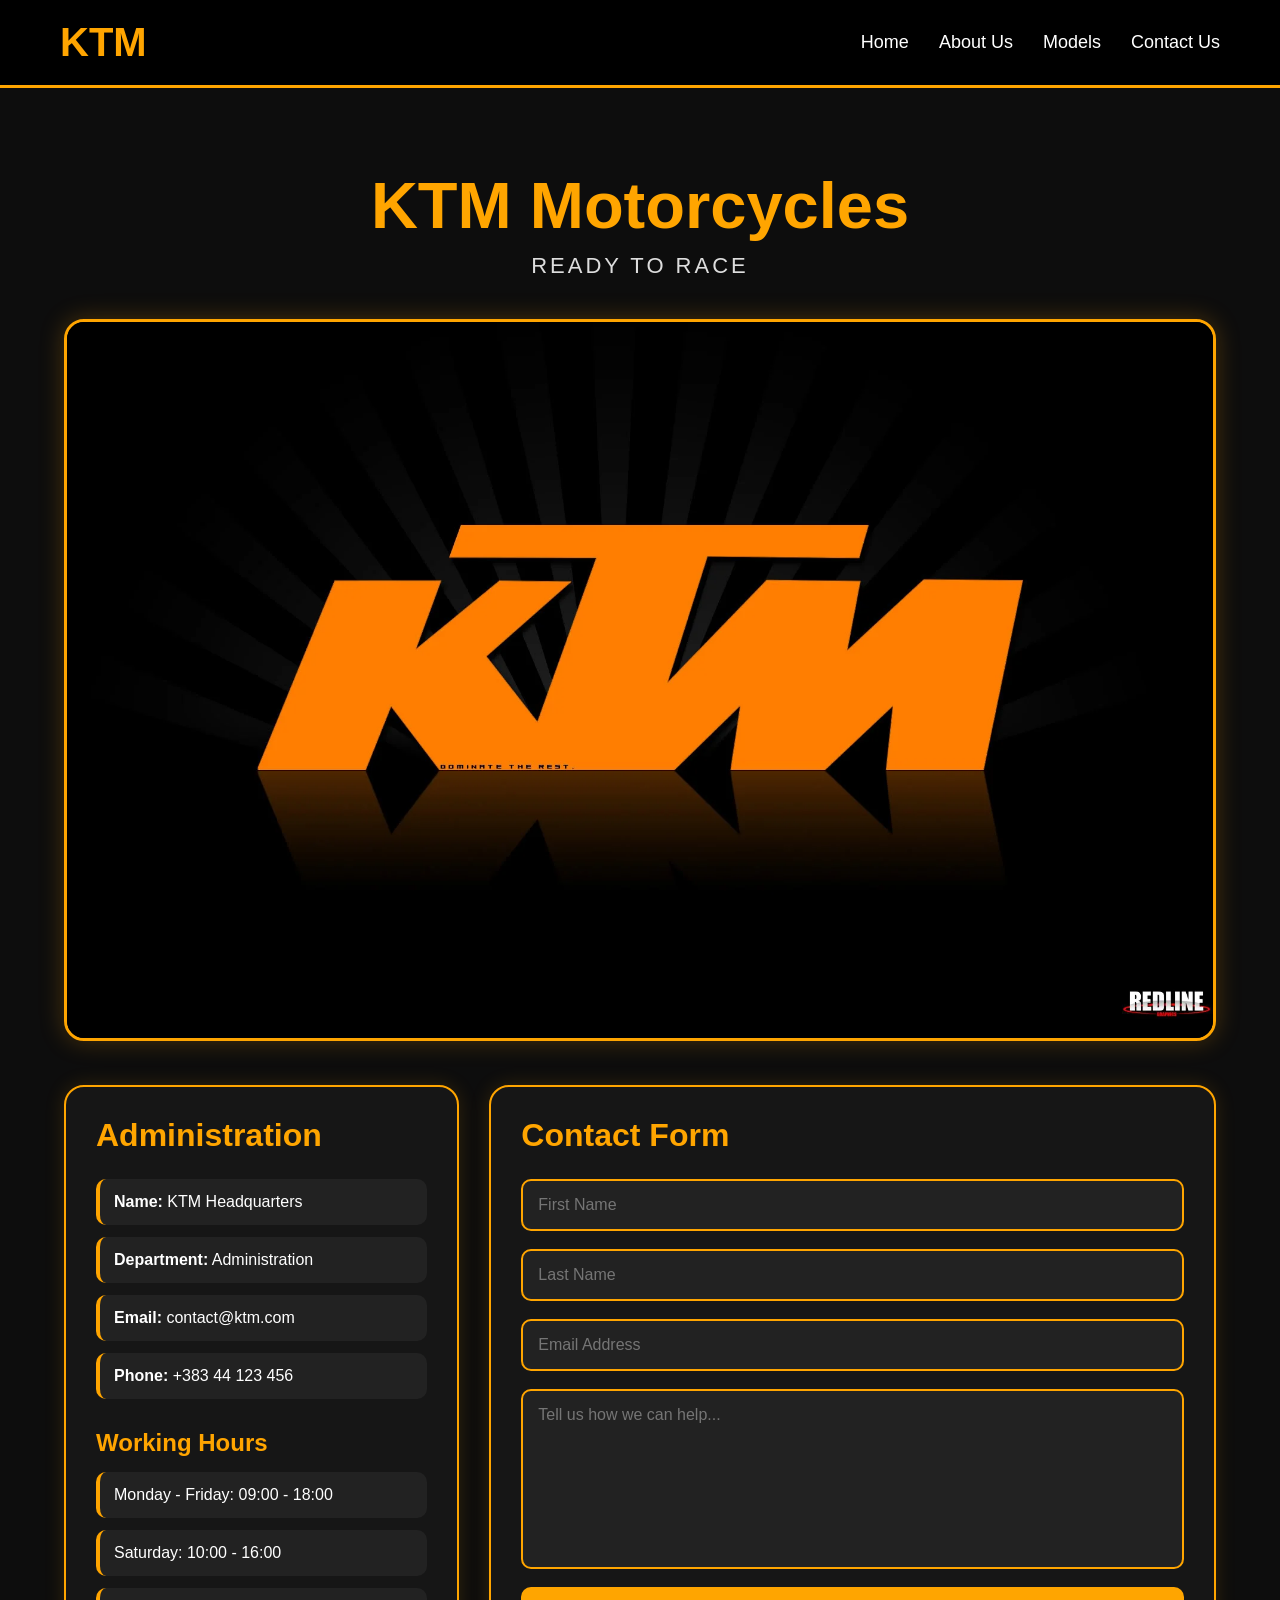
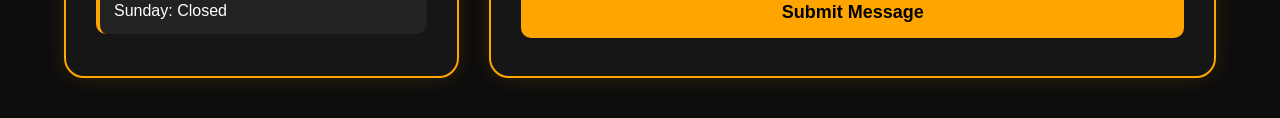
<file: Ensar/index.html>
<!DOCTYPE html>
<html lang="en">
<head>
    <meta charset="UTF-8">
    <meta name="viewport" content="width=device-width, initial-scale=1.0">
    <title>KTM Contact Page</title>
    <link rel="stylesheet" href="style.css">
</head>
<body>


    <nav class="navbar">
        <div class="logo">KTM</div>

        <ul>
            <li><a href="../ledion/index.html">Home</a></li>
            <li><a href="../Onida/index.html">About Us</a></li>
            <li><a href="../Maida/index.html">Models</a></li>
            <li><a href="../Ensar/index.html">Contact Us</a></li>
        </ul>
    </nav>

  
    <section class="hero">
        <h1>KTM Motorcycles</h1>
        <p>READY TO RACE</p>
    </section>


    <div class="hero-image">
        <img src="images/IMAGE.webp" alt="KTM Motorcycle">
    </div>


    <div class="container">

  
        <div class="info-box">

            <h2>Administration</h2>

            <div class="admin-info">
                <p><strong>Name:</strong> KTM Headquarters</p>
                <p><strong>Department:</strong> Administration</p>
                <p><strong>Email:</strong> contact@ktm.com</p>
                <p><strong>Phone:</strong> +383 44 123 456</p>
            </div>

            <h3>Working Hours</h3>

            <div class="admin-info">
                <p>Monday - Friday: 09:00 - 18:00</p>
                <p>Saturday: 10:00 - 16:00</p>
                <p>Sunday: Closed</p>
            </div>

        </div>


        <div class="form-section">

            <h2>Contact Form</h2>

            <form id="contactForm">

                <input type="text" placeholder="First Name" required>
                <input type="text" placeholder="Last Name" required>
                <input type="email" placeholder="Email Address" required>

                <textarea placeholder="Tell us how we can help..." required></textarea>

                <button type="submit">Submit Message</button>

            </form>

        </div>

    </div>

</body>
</html>
</file>
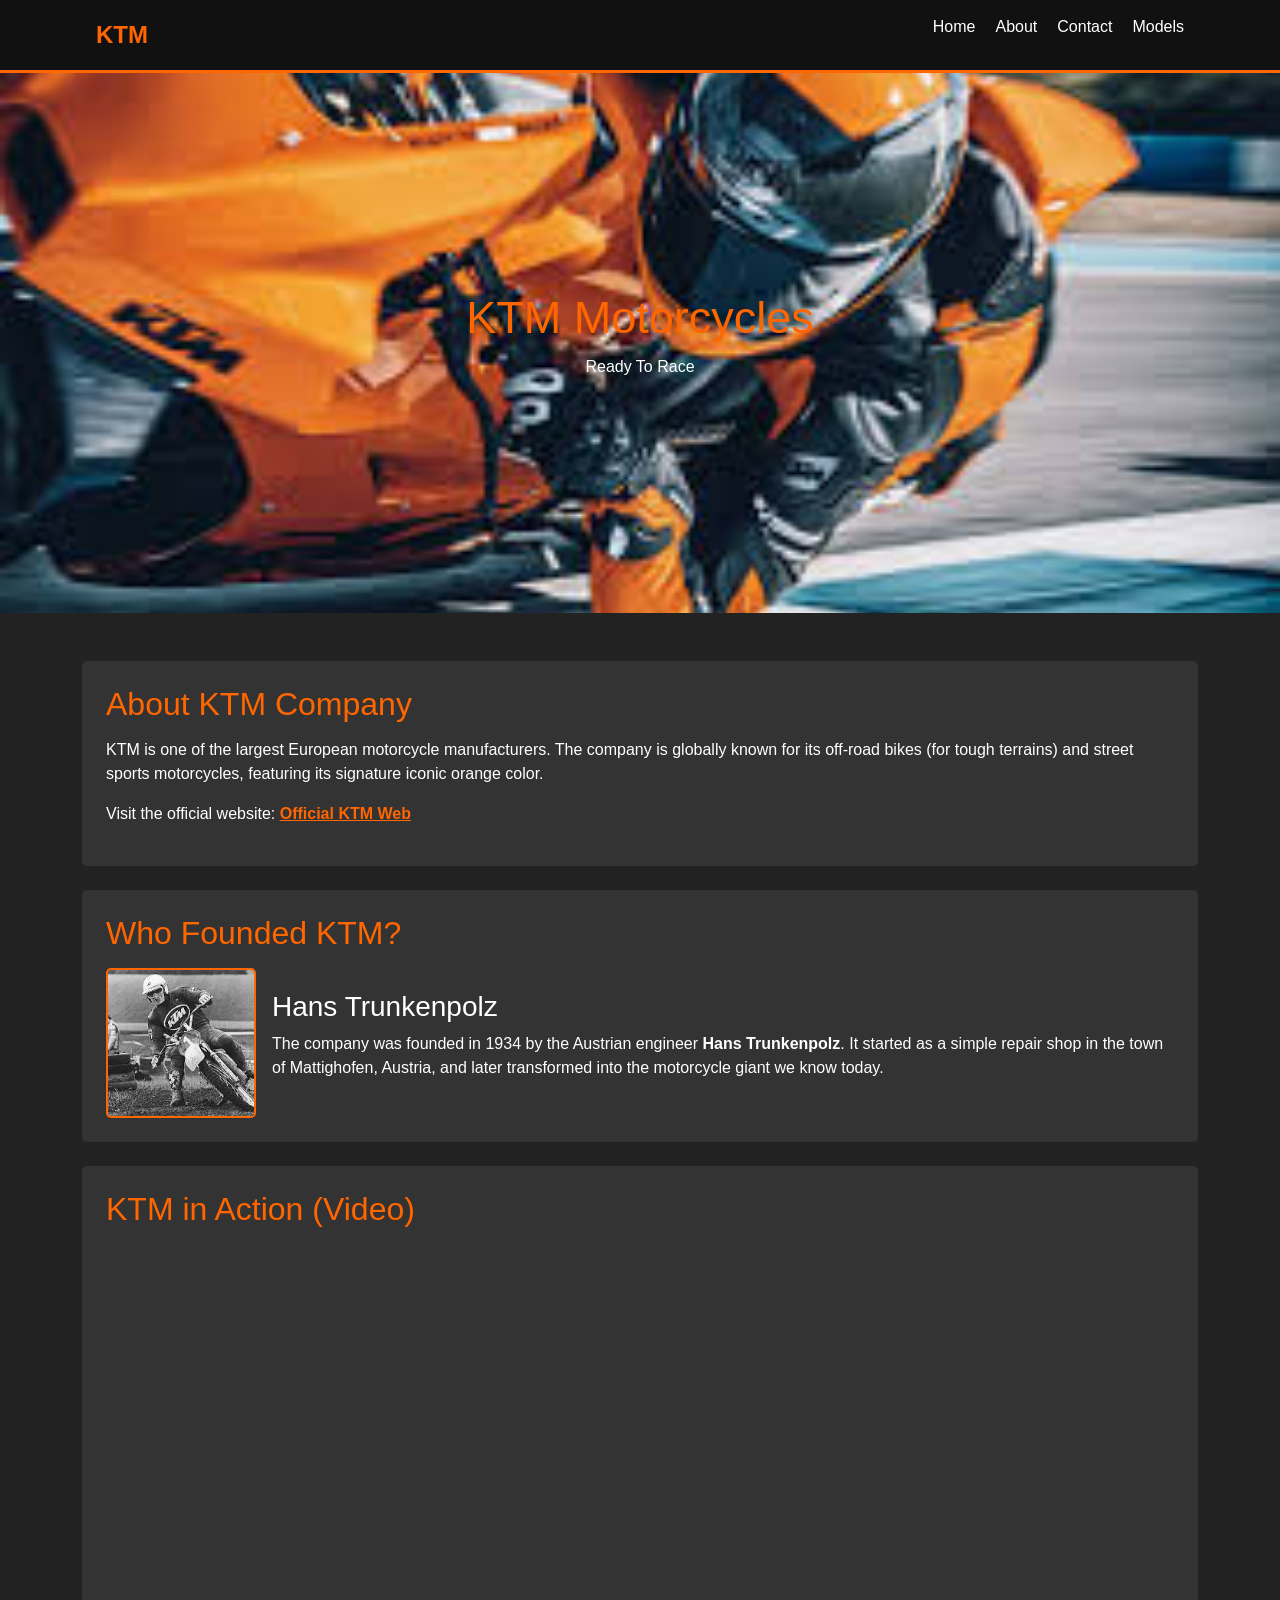
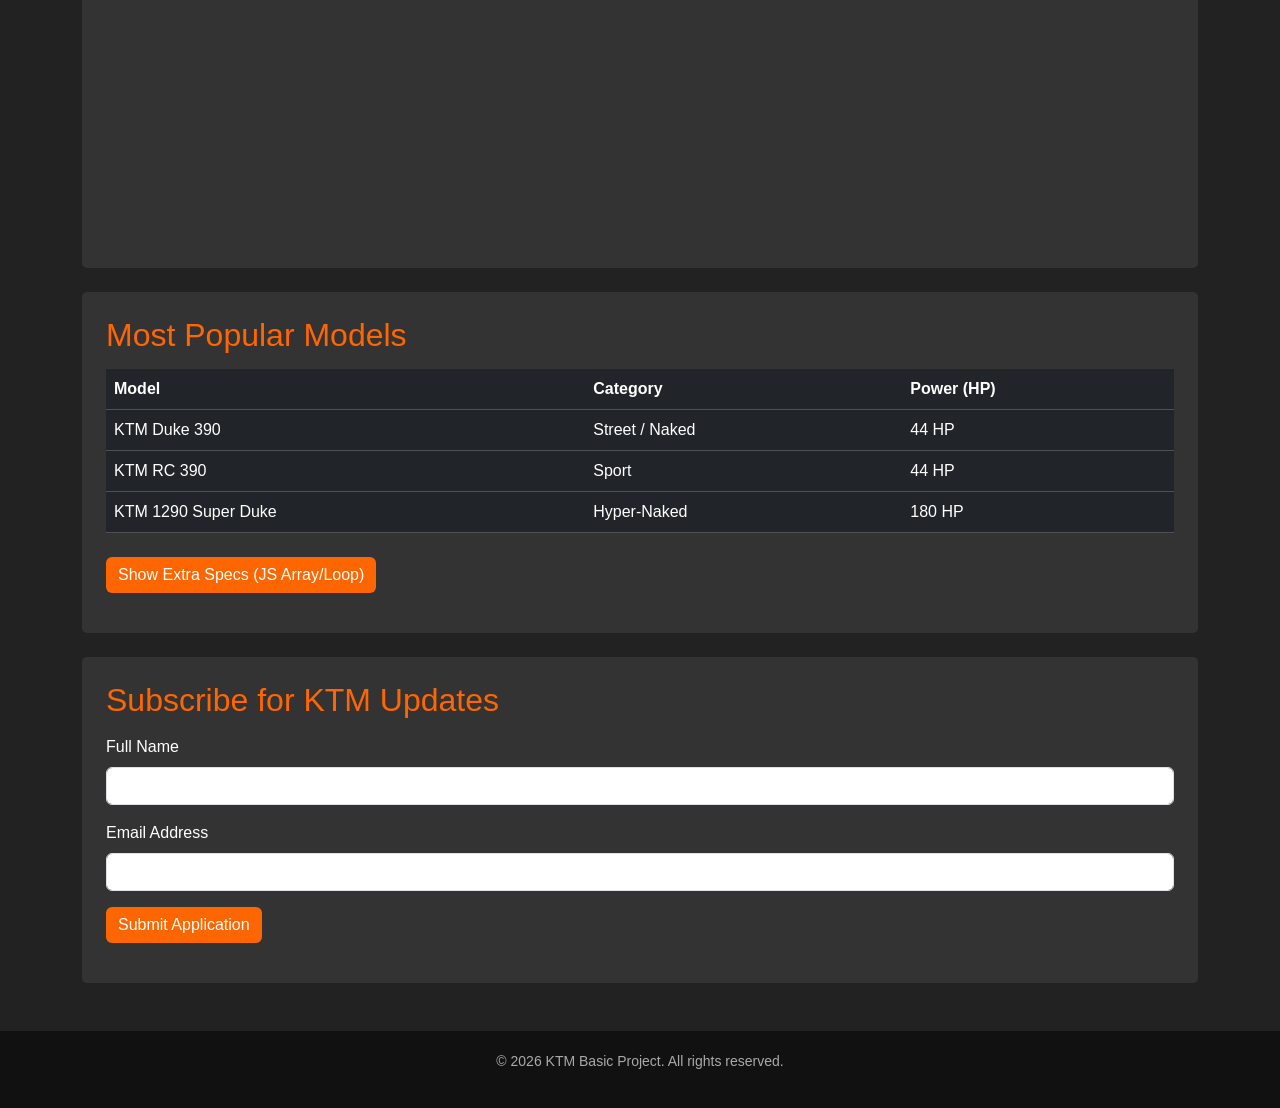
<file: ledion/index.html>
<!DOCTYPE html>
<html lang="en">
<head>
    <meta charset="UTF-8">
    <meta name="viewport" content="width=device-width, initial-scale=1.0">
    <title>KTM - Home Page</title>
    <link href="https://cdn.jsdelivr.net/npm/bootstrap@5.3.0/dist/css/bootstrap.min.css" rel="stylesheet">
    <link rel="stylesheet" href="style.css">
</head>
<body>
    
    <nav class="navbar">
        <div class="nav-container">
            <a href="#" class="logo">KTM</a>
            <ul class="nav-links">
                <li><a href="../ledion/index.html">Home</a></li>
                <li><a href="../Onida/index.html">About</a></li>
                <li><a href="../Ensar/index.html">Contact</a></li>
                <li><a href="../Maida/index.html">Models</a></li>
            </ul>
        </div>
    </nav>

    <section class="hero">
        <div class="slide active"></div>
        <div class="slide"></div>
        <div class="slide"></div>

        <div class="hero-text">
            <h1>KTM Motorcycles</h1>
            <p>Ready To Race</p>
        </div>
    </section>

    <main class="content container my-5">
        
        <article id="about" class="section p-4 mb-4">
            <h2>About KTM Company</h2>
            <p>KTM is one of the largest European motorcycle manufacturers. The company is globally known for its off-road bikes (for tough terrains) and street sports motorcycles, featuring its signature iconic orange color.</p>
            <p>Visit the official website: <a href="https://www.ktm.com" target="_blank" style="color: #FF6600; font-weight: bold;">Official KTM Web</a></p>
        </article>

        <section id="founder" class="section p-4 mb-4">
            <h2>Who Founded KTM?</h2>
            <div class="founder-flex d-flex align-items-center gap-3">
                <img src="hans.jpg" alt="Hans Trunkenpolz" class="founder-img">
                <div class="founder-text">
                    <h3>Hans Trunkenpolz</h3>
                    <p>The company was founded in 1934 by the Austrian engineer <strong>Hans Trunkenpolz</strong>. It started as a simple repair shop in the town of Mattighofen, Austria, and later transformed into the motorcycle giant we know today.</p>
                </div>
            </div>
        </section>

        <section id="media-section" class="section p-4 mb-4">
            <h2>KTM in Action (Video)</h2>
            <div class="ratio ratio-16x9">
                <iframe src="https://www.youtube.com/embed/dQw4w9WgXcQ" title="KTM Video" allowfullscreen></iframe>
            </div>
        </section>

        <section id="models" class="section p-4 mb-4">
            <h2>Most Popular Models</h2>
            <div class="table-responsive">
                <table class="table table-dark table-hover custom-table">
                    <thead>
                        <tr>
                            <th>Model</th>
                            <th>Category</th>
                            <th>Power (HP)</th>
                        </tr>
                    </thead>
                    <tbody>
                        <tr>
                            <td>KTM Duke 390</td>
                            <td>Street / Naked</td>
                            <td>44 HP</td>
                        </tr>
                        <tr>
                            <td>KTM RC 390</td>
                            <td>Sport</td>
                            <td>44 HP</td>
                        </tr>
                        <tr>
                            <td>KTM 1290 Super Duke</td>
                            <td>Hyper-Naked</td>
                            <td>180 HP</td>
                        </tr>
                    </tbody>
                </table>
            </div>
            <button id="btnShowSpecs" class="btn btn-orange mt-2">Show Extra Specs (JS Array/Loop)</button>
            <div id="specsOutput" class="mt-3"></div>
        </section>

        <section id="subscribe-form" class="section p-4 mb-4">
            <h2>Subscribe for KTM Updates</h2>
            <form id="ktmForm" novalidate>
                <div class="mb-3">
                    <label for="username" class="form-label">Full Name</label>
                    <input type="text" class="form-control" id="username" required>
                </div>
                <div class="mb-3">
                    <label for="email" class="form-label">Email Address</label>
                    <input type="email" class="form-control" id="email" required>
                </div>
                <button type="submit" class="btn btn-orange">Submit Application</button>
            </form>
            <div id="formFeedback" class="mt-3"></div>
        </section>

    </main>

    <footer>
        <p>&copy; 2026 KTM Basic Project. All rights reserved.</p>
    </footer>

    <script src="https://cdn.jsdelivr.net/npm/bootstrap@5.3.0/dist/js/bootstrap.bundle.min.js"></script>
    <script src="main.js"></script>
</body>
</html>
</file>
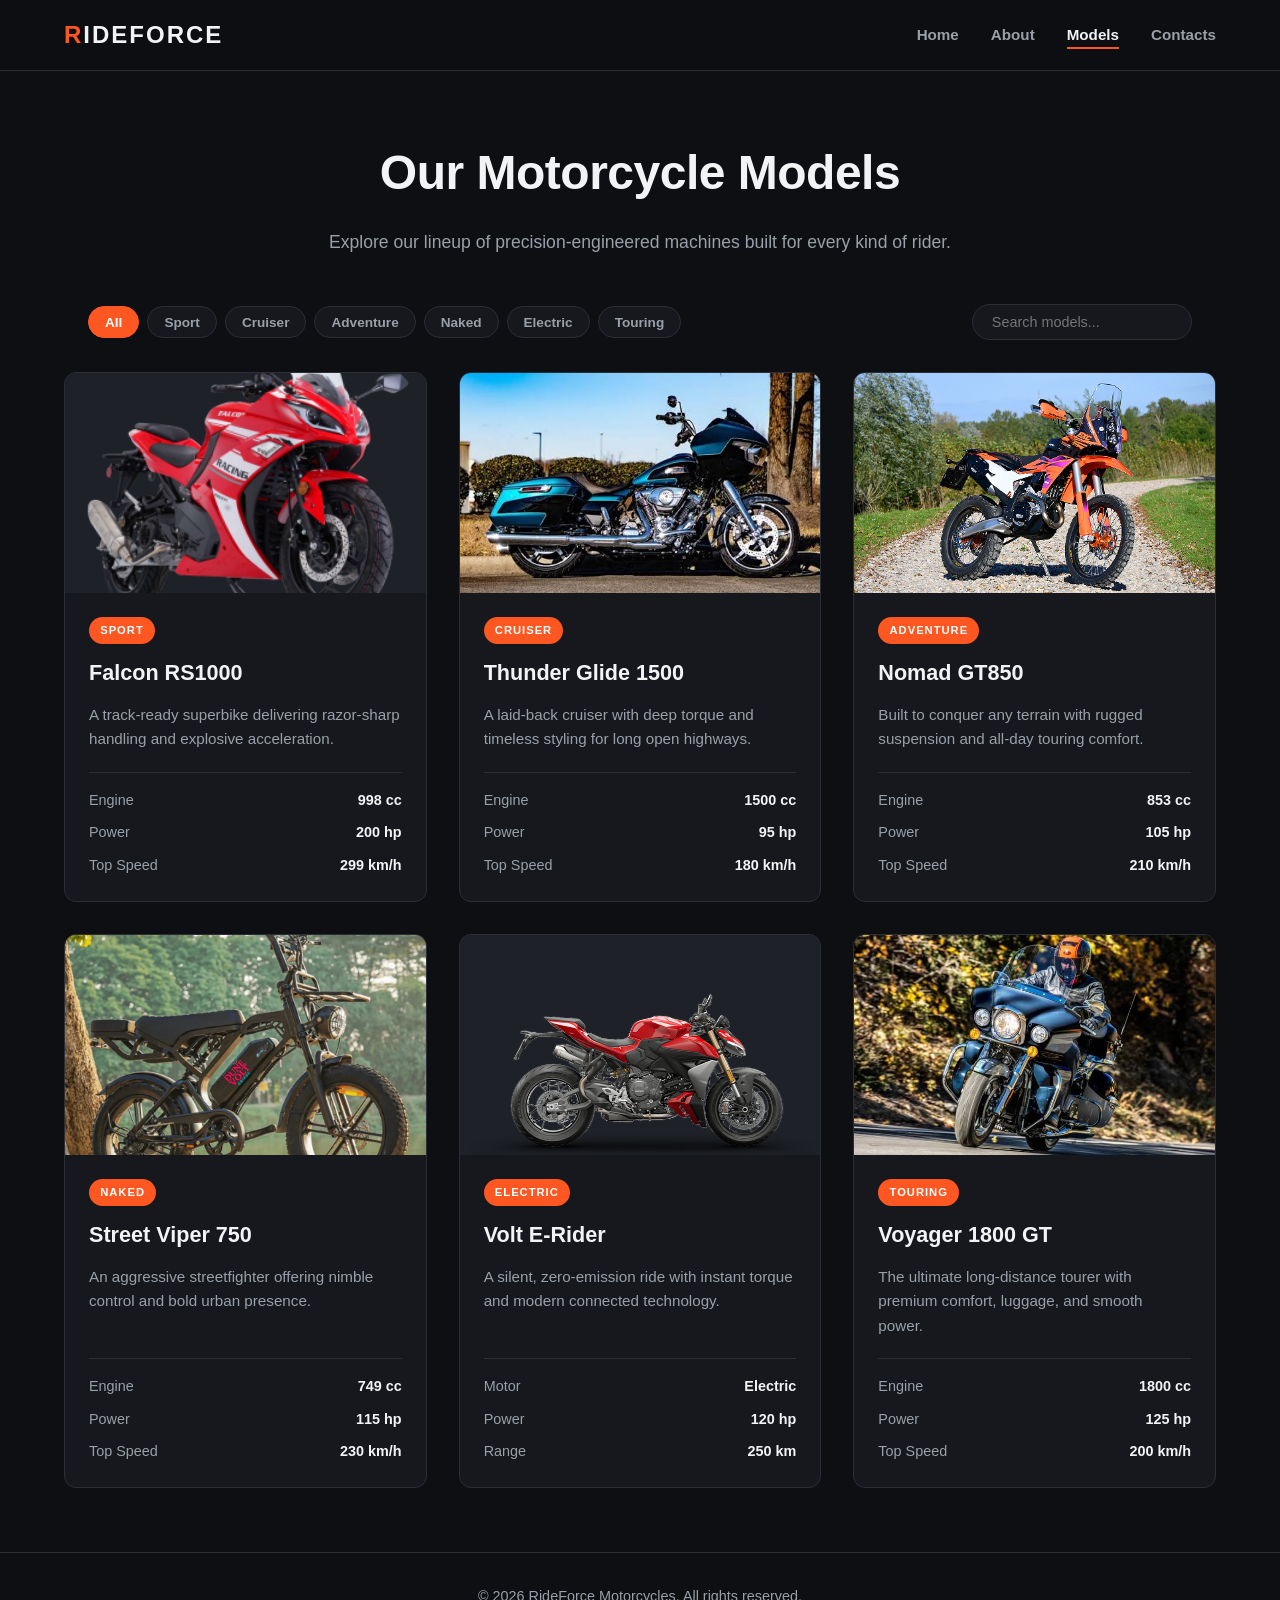
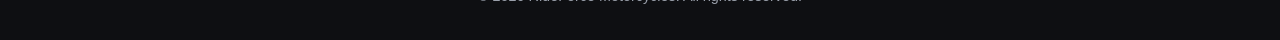
<file: Maida/index.html>
<!DOCTYPE html>
<html lang="en">
<head>
  <meta charset="UTF-8" />
  <meta name="viewport" content="width=device-width, initial-scale=1.0" />
  <title>RideForce — Motorcycle Models</title>
  <link rel="stylesheet" href="style.css" />
</head>
<body>

  <header>
    <nav>
      <div class="logo">RIDEFORCE</div>
      <ul>
        <li><a href="../ledion/index.html">Home</a></li>
        <li><a href="../Onida/index.html">About</a></li>
        <li><a href="../Maida/index.html" class="active">Models</a></li>
        <li><a href="../Ensar/index.html">Contacts</a></li>
      </ul>
    </nav>
  </header>

  <section class="page-title">
    <h1>Our Motorcycle Models</h1>
    <p>Explore our lineup of precision-engineered machines built for every kind of rider.</p>
  </section>


  <main class="models">
    <div class="models-grid">

  
      <article class="model-card">
        <img src="images/f144730e-00f9-4317-8d0a-01c78f09ccaa.png" alt="Falcon RS1000 sport motorcycle" class="model-img" />
        <div class="card-body">
          <span class="badge">Sport</span>
          <h3>Falcon RS1000</h3>
          <p>A track-ready superbike delivering razor-sharp handling and explosive acceleration.</p>
          <ul class="specs">
            <li><span>Engine</span><span>998 cc</span></li>
            <li><span>Power</span><span>200 hp</span></li>
            <li><span>Top Speed</span><span>299 km/h</span></li>
          </ul>
        </div>
      </article>

  
      <article class="model-card">
        <img src="../Maida/images/images (1).png" alt="Thunder Glide 1500 cruiser motorcycle" class="model-img" />
        <div class="card-body">
          <span class="badge">Cruiser</span>
          <h3>Thunder Glide 1500</h3>
          <p>A laid-back cruiser with deep torque and timeless styling for long open highways.</p>
          <ul class="specs">
            <li><span>Engine</span><span>1500 cc</span></li>
            <li><span>Power</span><span>95 hp</span></li>
            <li><span>Top Speed</span><span>180 km/h</span></li>
          </ul>
        </div>
      </article>

      
      <article class="model-card">
        <img src="../Maida/images/nmd-exc24-2070.jpg" alt="Nomad GT850 adventure motorcycle" class="model-img" />
        <div class="card-body">
          <span class="badge">Adventure</span>
          <h3>Nomad GT850</h3>
          <p>Built to conquer any terrain with rugged suspension and all-day touring comfort.</p>
          <ul class="specs">
            <li><span>Engine</span><span>853 cc</span></li>
            <li><span>Power</span><span>105 hp</span></li>
            <li><span>Top Speed</span><span>210 km/h</span></li>
          </ul>
        </div>
      </article>

     
      <article class="model-card">
        <img src="../Maida/images/romer-black.png" alt="Street Viper 750 naked motorcycle" class="model-img" />
        <div class="card-body">
          <span class="badge">Naked</span>
          <h3>Street Viper 750</h3>
          <p>An aggressive streetfighter offering nimble control and bold urban presence.</p>
          <ul class="specs">
            <li><span>Engine</span><span>749 cc</span></li>
            <li><span>Power</span><span>115 hp</span></li>
            <li><span>Top Speed</span><span>230 km/h</span></li>
          </ul>
        </div>
      </article>

     
      <article class="model-card">
        <img src="../Maida/images/Streetfighter-V2-MY25-Model-Menu-780x430.png" alt="Volt E-Rider electric motorcycle" class="model-img" />
        <div class="card-body">
          <span class="badge">Electric</span>
          <h3>Volt E-Rider</h3>
          <p>A silent, zero-emission ride with instant torque and modern connected technology.</p>
          <ul class="specs">
            <li><span>Motor</span><span>Electric</span></li>
            <li><span>Power</span><span>120 hp</span></li>
            <li><span>Range</span><span>250 km</span></li>
          </ul>
        </div>
      </article>

     
      <article class="model-card">
        <img src="../Maida/images/images (3).png" alt="Voyager 1800 GT touring motorcycle" class="model-img" />
        <div class="card-body">
          <span class="badge">Touring</span>
          <h3>Voyager 1800 GT</h3>
          <p>The ultimate long-distance tourer with premium comfort, luggage, and smooth power.</p>
          <ul class="specs">
            <li><span>Engine</span><span>1800 cc</span></li>
            <li><span>Power</span><span>125 hp</span></li>
            <li><span>Top Speed</span><span>200 km/h</span></li>
          </ul>
        </div>
      </article>

    </div>
  </main>

  <footer>
    <p>&copy; 2026 RideForce Motorcycles. All rights reserved.</p>
  </footer>

  <script src="main.js"></script>
</body>
</html>
</file>
<file: Ensar/style.css>
*{
    margin:0;
    padding:0;
    box-sizing:border-box;
    font-family:Arial, Helvetica, sans-serif;
}

body{
    background:#0d0d0d;
    color:white;
}



.navbar{
    display:flex;
    justify-content:space-between;
    align-items:center;
    padding:20px 60px;
    background:#000;
    border-bottom:3px solid orange;
    position:sticky;
    top:0;
    z-index:100;
}

.logo{
    font-size:40px;
    font-weight:bold;
    color:orange;
}

.navbar ul{
    display:flex;
    list-style:none;
    gap:30px;
}

.navbar a{
    text-decoration:none;
    color:white;
    font-size:18px;
    transition:.3s;
}

.navbar a:hover{
    color:orange;
}


.hero{
    text-align:center;
    padding:80px 20px 40px;
}

.hero h1{
    font-size:65px;
    color:orange;
    margin-bottom:10px;
}

.hero p{
    font-size:22px;
    letter-spacing:3px;
    color:#ddd;
}



.hero-image{
    width:100%;
    text-align:center;
    margin-bottom:40px;
}

.hero-image img{
    width:90%;
    max-width:1200px;
    height:auto;
    border-radius:20px;
    border:3px solid orange;
    box-shadow:0 0 25px rgba(255,165,0,.25);
}


.container{
    width:90%;
    max-width:1400px;
    margin:40px auto;
    display:flex;
    gap:30px;
    align-items:stretch;
}


.info-box{
    flex:1;
    background:#161616;
    border:2px solid orange;
    border-radius:20px;
    padding:30px;
    box-shadow:0 0 20px rgba(255,165,0,.15);
}

.info-box h2{
    color:orange;
    margin-bottom:25px;
    font-size:32px;
}

.info-box h3{
    color:orange;
    margin-top:30px;
    margin-bottom:15px;
    font-size:24px;
}

.admin-info p{
    background:#222;
    padding:14px;
    margin-bottom:12px;
    border-left:4px solid orange;
    border-radius:10px;
    transition:.3s;
}

.admin-info p:hover{
    transform:translateX(8px);
    box-shadow:0 0 15px rgba(255,165,0,.4);
}


.form-section{
    flex:2;
    background:#161616;
    border:2px solid orange;
    border-radius:20px;
    padding:30px;
    box-shadow:0 0 20px rgba(255,165,0,.15);
}

.form-section h2{
    color:orange;
    margin-bottom:25px;
    font-size:32px;
}

#contactForm{
    display:flex;
    flex-direction:column;
    gap:18px;
}

#contactForm input,
#contactForm textarea{
    width:100%;
    padding:15px;
    background:#222;
    border:2px solid orange;
    border-radius:10px;
    color:white;
    font-size:16px;
    outline:none;
    transition:.3s;
}

#contactForm input:focus,
#contactForm textarea:focus{
    box-shadow:0 0 15px rgba(255,165,0,.5);
}

#contactForm textarea{
    height:180px;
    resize:none;
}

#contactForm button{
    background:orange;
    color:black;
    border:none;
    padding:15px;
    border-radius:10px;
    font-size:18px;
    font-weight:bold;
    cursor:pointer;
    transition:.3s;
}

#contactForm button:hover{
    background:white;
    transform:translateY(-2px);
}


.info-box,
.form-section{
    animation:float 3s ease-in-out infinite;
}

@keyframes float{
    0%{
        transform:translateY(0);
    }

    50%{
        transform:translateY(-10px);
    }

    100%{
        transform:translateY(0);
    }
}


@media(max-width:900px){

    .navbar{
        flex-direction:column;
        gap:15px;
        padding:20px;
    }

    .navbar ul{
        flex-wrap:wrap;
        justify-content:center;
    }

    .hero h1{
        font-size:42px;
    }

    .hero-image img{
        width:95%;
    }

    .container{
        flex-direction:column;
    }

    .info-box,
    .form-section{
        width:100%;
    }
}
</file>
<file: ledion/style.css>
* {
    margin: 0;
    padding: 0;
    box-sizing: border-box;
    font-family: Arial, sans-serif;
}

body {
    background-color: #222; 
    color: #fff;           
}


.navbar {
    background-color: #111;
    padding: 15px 0;
    position: sticky;
    top: 0;
    z-index: 100;
    border-bottom: 3px solid #FF6600; 
}

.nav-container {
    width: 85%;
    margin: 0 auto;
    display: flex;
    justify-content: space-between;
    align-items: center;
}

.logo {
    color: #FF6600;
    font-size: 24px;
    font-weight: bold;
    text-decoration: none;
}

.nav-links {
    display: flex;
    list-style: none;
}

.nav-links li {
    margin-left: 20px;
}

.nav-links a {
    color: #fff;
    text-decoration: none;
    font-size: 16px;
}

.nav-links a:hover {
    color: #FF6600; 
}

.hero {
    position: relative;
    height: 60vh;
    overflow: hidden;
    display: flex;
    justify-content: center;
    align-items: center;
    text-align: center;
}

.slide {
    position: absolute;
    width: 100%;
    height: 100%;
    background-size: cover;
    background-position: center;
    opacity: 0;
    transition: opacity 1s ease-in-out;
}

.slide:nth-child(1) { background-image: url("ktm1.jpg"); }
.slide:nth-child(2) { background-image: url("ktm2.jpg"); }
.slide:nth-child(3) { background-image: url("ktm3.jpg"); }

.slide.active {
    opacity: 1;
}

.hero-text {
    position: relative;
    z-index: 2;
    color: white;
}

.hero-text h1 {
    font-size: 45px;
    color: #FF6600;
    margin-bottom: 10px;
}


.section {
    background-color: #333;
    border-radius: 5px;
}

.section h2 {
    color: #FF6600;
    margin-bottom: 15px;
}


.founder-flex {
    display: flex;
    gap: 20px;
}

.founder-img {
    width: 150px;
    height: 150px;
    object-fit: cover;
    border-radius: 5px;
    border: 2px solid #FF6600;
}


.btn-orange {
    background-color: #FF6600;
    color: white;
    border: none;
}

.btn-orange:hover {
    background-color: #e05500;
    color: white;
}

footer {
    text-align: center;
    padding: 20px;
    background-color: #111;
    font-size: 14px;
    color: #aaa;
}


@media (max-width: 768px) {
    .nav-container {
        flex-direction: column;
        gap: 10px;
    }
    
    .nav-links {
        padding-left: 0;
    }

    .nav-links li {
        margin: 0 10px;
    }

    .founder-flex {
        flex-direction: column;
        text-align: center;
    }

    .hero-text h1 {
        font-size: 32px;
    }
}
</file>
<file: Maida/style.css>
:root {
  --color-bg: #0e0f12;
  --color-surface: #16181d;
  --color-surface-alt: #1e2127;
  --color-border: #2a2e36;
  --color-text: #f2f3f5;
  --color-muted: #9aa0ab;
  --color-accent: #ff5722;
  --color-accent-hover: #ff7043;

  --radius: 12px;
  --max-width: 1200px;
  --transition: 0.25s ease;
}


*,
*::before,
*::after {
  margin: 0;
  padding: 0;
  box-sizing: border-box;
}

html {
  scroll-behavior: smooth;
}

body {
  font-family: "Segoe UI", Helvetica, Arial, sans-serif;
  background-color: var(--color-bg);
  color: var(--color-text);
  line-height: 1.6;
  -webkit-font-smoothing: antialiased;
}

img {
  display: block;
  max-width: 100%;
}

a {
  text-decoration: none;
  color: inherit;
}

ul {
  list-style: none;
}


header {
  position: sticky;
  top: 0;
  z-index: 100;
  background-color: rgba(14, 15, 18, 0.9);
  backdrop-filter: blur(10px);
  border-bottom: 1px solid var(--color-border);
}

nav {
  max-width: var(--max-width);
  margin: 0 auto;
  padding: 1rem 1.5rem;
  display: flex;
  align-items: center;
  justify-content: space-between;
}

.logo {
  font-size: 1.5rem;
  font-weight: 800;
  letter-spacing: 2px;
  color: var(--color-text);
}

.logo::first-letter {
  color: var(--color-accent);
}

nav ul {
  display: flex;
  gap: 2rem;
}

nav ul li a {
  font-weight: 600;
  font-size: 0.95rem;
  color: var(--color-muted);
  padding-bottom: 4px;
  border-bottom: 2px solid transparent;
  transition: color var(--transition), border-color var(--transition);
}

nav ul li a:hover {
  color: var(--color-text);
}

nav ul li a.active {
  color: var(--color-text);
  border-bottom-color: var(--color-accent);
}


.page-title {
  text-align: center;
  padding: 4rem 1.5rem 3rem;
  max-width: 720px;
  margin: 0 auto;
}

.page-title h1 {
  font-size: clamp(2rem, 5vw, 3rem);
  font-weight: 800;
  margin-bottom: 1rem;
  letter-spacing: -0.5px;
}

.page-title p {
  color: var(--color-muted);
  font-size: 1.1rem;
}


.models {
  max-width: var(--max-width);
  margin: 0 auto;
  padding: 0 1.5rem 4rem;
}

.models-grid {
  display: grid;
  grid-template-columns: repeat(auto-fill, minmax(300px, 1fr));
  gap: 2rem;
}


.model-card {
  background-color: var(--color-surface);
  border: 1px solid var(--color-border);
  border-radius: var(--radius);
  overflow: hidden;
  display: flex;
  flex-direction: column;
  transition: transform var(--transition), border-color var(--transition),
    box-shadow var(--transition);
}

.model-card:hover {
  transform: translateY(-6px);
  border-color: var(--color-accent);
  box-shadow: 0 12px 30px rgba(0, 0, 0, 0.5);
}

.model-img {
  width: 100%;
  height: 220px;
  object-fit: cover;
  background-color: var(--color-surface-alt);
}

.card-body {
  padding: 1.5rem;
  display: flex;
  flex-direction: column;
  gap: 0.75rem;
  flex: 1;
}

.badge {
  align-self: flex-start;
  background-color: var(--color-accent);
  color: #fff;
  font-size: 0.7rem;
  font-weight: 700;
  text-transform: uppercase;
  letter-spacing: 1px;
  padding: 0.3rem 0.7rem;
  border-radius: 50px;
}

.card-body h3 {
  font-size: 1.35rem;
  font-weight: 700;
}

.card-body p {
  color: var(--color-muted);
  font-size: 0.95rem;
  flex: 1;
}


.specs {
  margin-top: 0.5rem;
  border-top: 1px solid var(--color-border);
  padding-top: 1rem;
  display: flex;
  flex-direction: column;
  gap: 0.6rem;
}

.specs li {
  display: flex;
  justify-content: space-between;
  font-size: 0.9rem;
}

.specs li span:first-child {
  color: var(--color-muted);
}

.specs li span:last-child {
  font-weight: 600;
  color: var(--color-text);
}


footer {
  border-top: 1px solid var(--color-border);
  text-align: center;
  padding: 2rem 1.5rem;
  color: var(--color-muted);
  font-size: 0.9rem;
}


@media (max-width: 600px) {
  nav {
    flex-direction: column;
    gap: 1rem;
  }

  nav ul {
    gap: 1.25rem;
  }

  .page-title {
    padding: 3rem 1.5rem 2rem;
  }
}

.model-controls {
  max-width: var(--max-width);
  margin: 0 auto 2rem;
  padding: 0 1.5rem;
  display: flex;
  flex-wrap: wrap;
  align-items: center;
  justify-content: space-between;
  gap: 1rem;
}

.filter-buttons {
  display: flex;
  flex-wrap: wrap;
  gap: 0.5rem;
}

.filter-btn {
  background-color: var(--color-surface);
  color: var(--color-muted);
  border: 1px solid var(--color-border);
  border-radius: 50px;
  padding: 0.45rem 1rem;
  font-size: 0.85rem;
  font-weight: 600;
  cursor: pointer;
  transition: all 0.25s ease;
}

.filter-btn:hover {
  color: var(--color-text);
  border-color: var(--color-accent);
}

.filter-btn.active {
  background-color: var(--color-accent);
  color: #fff;
  border-color: var(--color-accent);
}

.model-search {
  background-color: var(--color-surface);
  border: 1px solid var(--color-border);
  border-radius: 50px;
  padding: 0.55rem 1.2rem;
  color: var(--color-text);
  font-size: 0.9rem;
  min-width: 220px;
  outline: none;
  transition: border-color 0.25s ease;
}

.model-search:focus {
  border-color: var(--color-accent);
}

.empty-state {
  text-align: center;
  color: var(--color-muted);
  padding: 2rem;
}


.reveal {
  opacity: 0;
  transform: translateY(30px);
  transition: opacity 0.5s ease, transform 0.5s ease;
}

.reveal.revealed {
  opacity: 1;
  transform: translateY(0);
}
</file>
